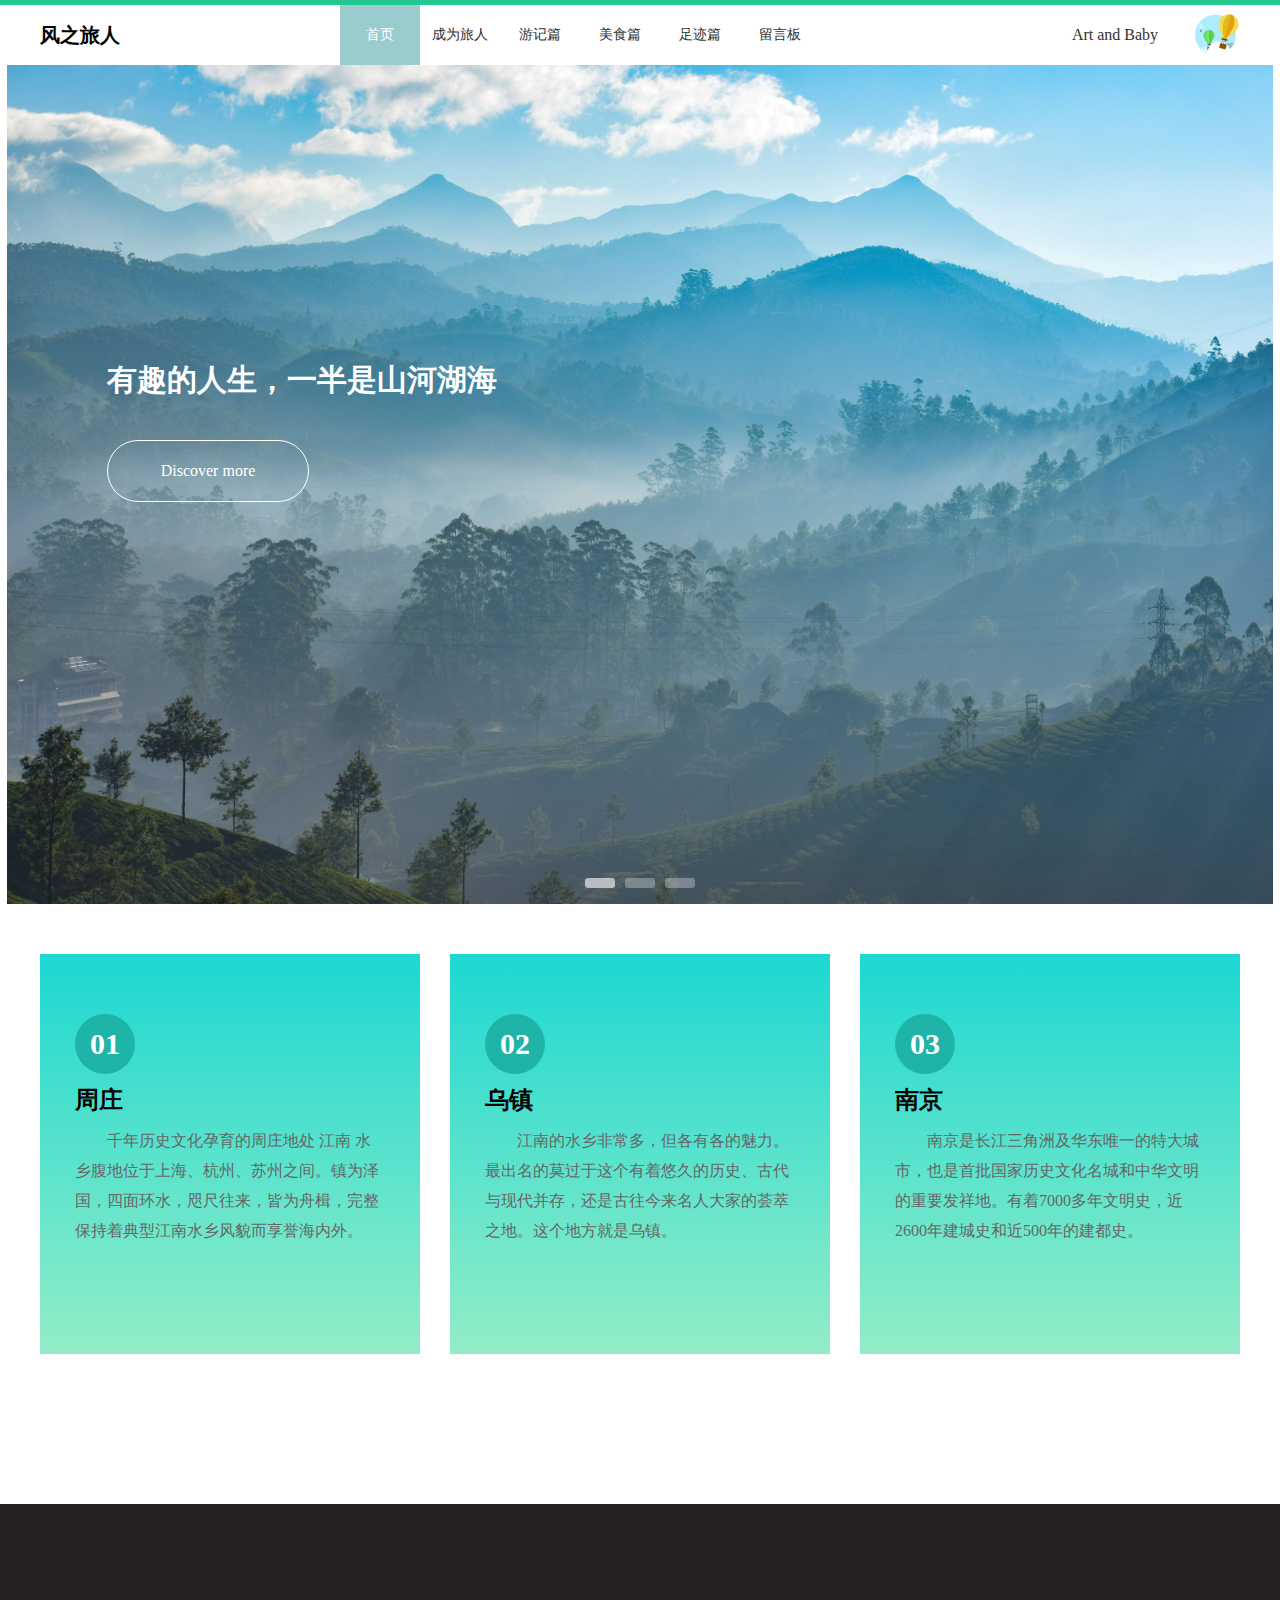
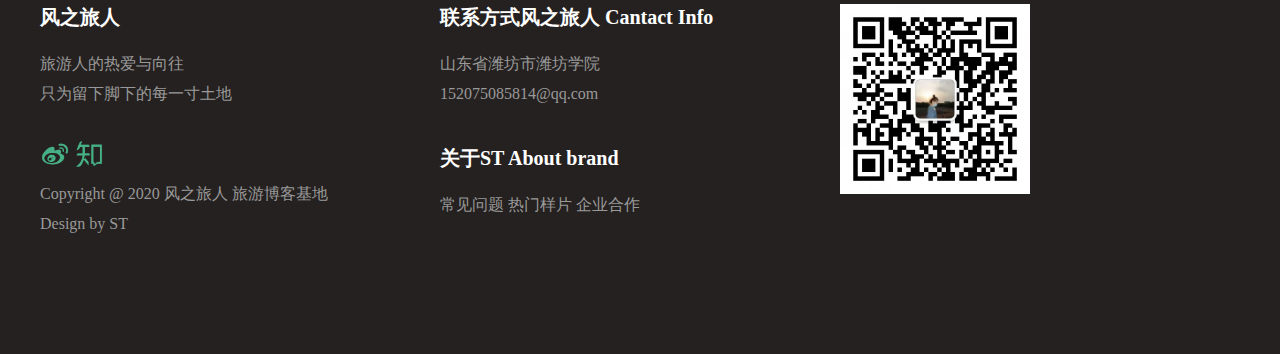
<file: index.html>
<!DOCTYPE html>
<html lang="ch">
<head>
    <meta charset="UTF-8">
    <meta http-equiv="X-UA-Compatible" content="IE=edge">
    <meta name="viewport" content="width=device-width, initial-scale=1.0">
    <link rel="stylesheet" href="css/main.css" type="text/css">
    <link rel="stylesheet" href="css/index.css" type="text/css">
    <title>风之旅人</title>
</head>
<body>
    <div class="nav0">   
        <div class="nav">
            <div>风之旅人</div>
            <ul>
                <li><a href="#">首页</a></li>
                <li><a href="web/cwlr.html">成为旅人</a></li>
                <li><a href="web/yjp.html">游记篇</a></li>
                <li><a href="web/msp.html">美食篇</a></li>
                <li><a href="web/zjp.html">足迹篇</a></li>
                <li><a href="web/messageBoard.html">留言板</a></li>
            </ul>
            <img src="img/icon/旅行.png" width="50px" height="50px">
            <div>Art and Baby</div> 
        </div>
        <div class="c_float"></div>
    </div>
    <div class="banner0">
        <banner>
            <ul class="slides">
                <input type="radio" id="control-1" name="control" checked>
                <input type="radio" id="control-2" name="control">
                <input type="radio" id="control-3" name="control">
                <li class="slide">
                    <span>有趣的人生，一半是山河湖海</span>
                    <a href="https://www.pexels.com/zh-cn/" target="_blank">Discover more</a>
                </li>
                <li class="slide">
                    <span>人生如逆旅，你我皆行人</span>
                    <a href="https://pixabay.com/" target="_blank">Enjoy service</a>
                </li>
                <li class="slide">
                    <span>从城市出发，我奔向你而来</span>
                    <a href="https://unsplash.com/" target="_blank">Let's chat</a>
                </li>
                <div class="controls-visible">
                    <label for="control-1"></label>
                    <label for="control-2"></label>
                    <label for="control-3"></label>
                </div>
            </ul>
        </banner>
    </div>
    <div class="content">
        <div id="introduce">
            <div>
                <span>01</span>
                <h2>周庄</h2>
                <p>
                    千年历史文化孕育的周庄地处 江南 水乡腹地位于上海、杭州、苏州之间。镇为泽国，四面环水，咫尺往来，皆为舟楫，完整保持着典型江南水乡风貌而享誉海内外。
                </p>
            </div>
            <div>
                <span>02</span>
                <h2>乌镇</h2>
                <p>
                    江南的水乡非常多，但各有各的魅力。最出名的莫过于这个有着悠久的历史、古代与现代并存，还是古往今来名人大家的荟萃之地。这个地方就是乌镇。
                </p>
            </div>
            <div>
                <span>03</span>
                <h2>南京</h2>
                <p>
                    南京是长江三角洲及华东唯一的特大城市，也是首批国家历史文化名城和中华文明的重要发祥地。有着7000多年文明史，近2600年建城史和近500年的建都史。
                </p>
            </div>
        </div>
    </div>
    
    
    <div class="footer0">
        <div class="footer">
            <div class="footer_left">
                <span>风之旅人</span><br><br>
                <p>旅游人的热爱与向往</p>
                <p>只为留下脚下的每一寸土地</p>
                <a href="https://weibo.com/u/5898655491"><img src="img/icon/微博.png"></a>
                <a href="https://www.zhihu.com/people/mu-gen-80-71"><img src="img/icon/知乎.png"></a>
                <p>Copyright @ 2020 风之旅人 旅游博客基地</p>
                <p>Design by ST</p>
            </div>
            <div class="footer_center">
                <span>联系方式风之旅人 Cantact Info</span><br><br>
                <p>山东省潍坊市潍坊学院</p>
                <a href="mailto:1125840119@qq.com">152075085814@qq.com</a><br><br><br>
                <span>关于ST About brand</span><br><br>
                <p>常见问题 热门样片 企业合作</p>
            </div><div class="footer_right"></div>
        </div>
    </div>
</body>
</html>
</file>
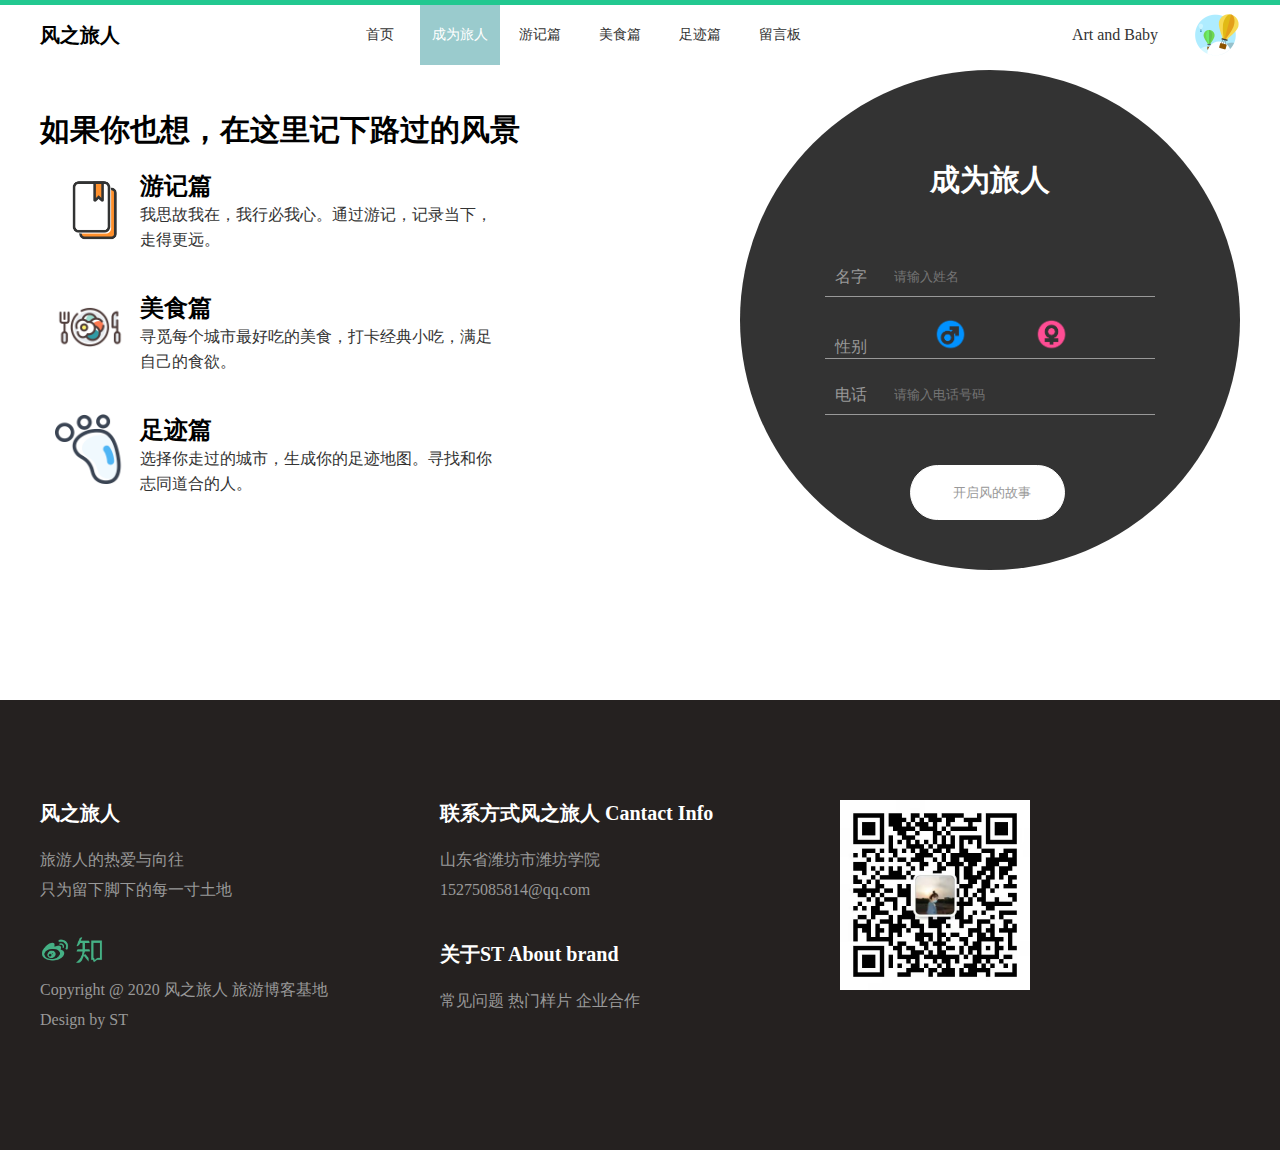
<file: web/cwlr.html>
<!DOCTYPE html>
<html lang="ch">
<head>
    <meta charset="UTF-8">
    <meta http-equiv="X-UA-Compatible" content="IE=edge">
    <meta name="viewport" content="width=device-width, initial-scale=1.0">
    <link rel="stylesheet" href="../css/main.css" type="text/css">
    <link rel="stylesheet" href="../css/cwlr.css" type="text/css">
    <title>风之旅人——成为旅人</title>
</head>
<body>
    <div class="nav0">   
        <div class="nav">
            <div>风之旅人</div>
            <ul>
                <li><a href="../index.html">首页</a></li>
                <li><a href="#">成为旅人</a></li>
                <li><a href="yjp.html">游记篇</a></li>
                <li><a href="msp.html">美食篇</a></li>
                <li><a href="zjp.html">足迹篇</a></li>
                <li><a href="messageBoard.html">留言板</a></li>
            </ul>
            <img src="../img/icon/旅行.png" width="50px" height="50px">
            <div>Art and Baby</div> 
        </div>
        <div class="c_float"></div>
    </div>
    <div id="cwlr">
        <div class="cwlr_left">
            <span>如果你也想，在这里记下路过的风景</span>
            <ul>
                <li>
                    <h2>游记篇</h2>
                    <p>我思故我在，我行必我心。通过游记，记录当下，<br>走得更远。</p>
                </li>
                <li>
                    <h2>美食篇</h2>
                    <p>寻觅每个城市最好吃的美食，打卡经典小吃，满足<br>自己的食欲。</p>
                </li>
                <li>
                   <h2>足迹篇</h2>
                   <p>选择你走过的城市，生成你的足迹地图。寻找和你<br>志同道合的人。</p>
                </li>
            </ul>
        </div>
        <div  class="cwlr_right">
            <form action="#" method="get">
                <span>成为旅人</span>
                <div>
                    名字 <input type="text" name="name" size="30" placeholder="请输入姓名" required>
                </div>
                <div>
                    性别 &nbsp;&nbsp;
                    <input type="radio" name="gender" value="male" id="male" checked>
                    <label for="male">
                        <img src="../img/icon/男.png">
                    </label>&nbsp;&nbsp;    
                    <input type="radio" name="gender" value="female" id="female">
                    <label for="female">
                        <img src="../img/icon/女.png">
                    </label>
                </div>
                <div>
                    电话 <input type="tel" size="30" name="tel" pattern="^[1][35789][0-9]{9}$" placeholder="请输入电话号码" required>
                </div>
                <input type="submit" value="开启风的故事">
            </form>
        </div>
        <div></div>
    </div>
    <div class="footer0">
        <div class="footer">
            <div class="footer_left">
                <span>风之旅人</span><br><br>
                <p>旅游人的热爱与向往</p>
                <p>只为留下脚下的每一寸土地</p>
                <a href="https://weibo.com/6636593596/fans?rightmod=1&wvr=6"><img src="../img/icon/微博.png"></a>
                <a href="https://www.zhihu.com/people/deng-hui-jiu-shui-91"><img src="../img/icon/知乎.png"></a>
                <p>Copyright @ 2020 风之旅人 旅游博客基地</p>
                <p>Design by ST</p>
            </div>
            <div class="footer_center">
                <span>联系方式风之旅人 Cantact Info</span><br><br>
                <p>山东省潍坊市潍坊学院</p>
                <a href="mailto:1125840119@qq.com">15275085814@qq.com</a><br><br><br>
                <span>关于ST About brand</span><br><br>
                <p>常见问题 热门样片 企业合作</p>
            </div><div class="footer_right"></div>
        </div>
    </div>
</body>
</html>
</file>
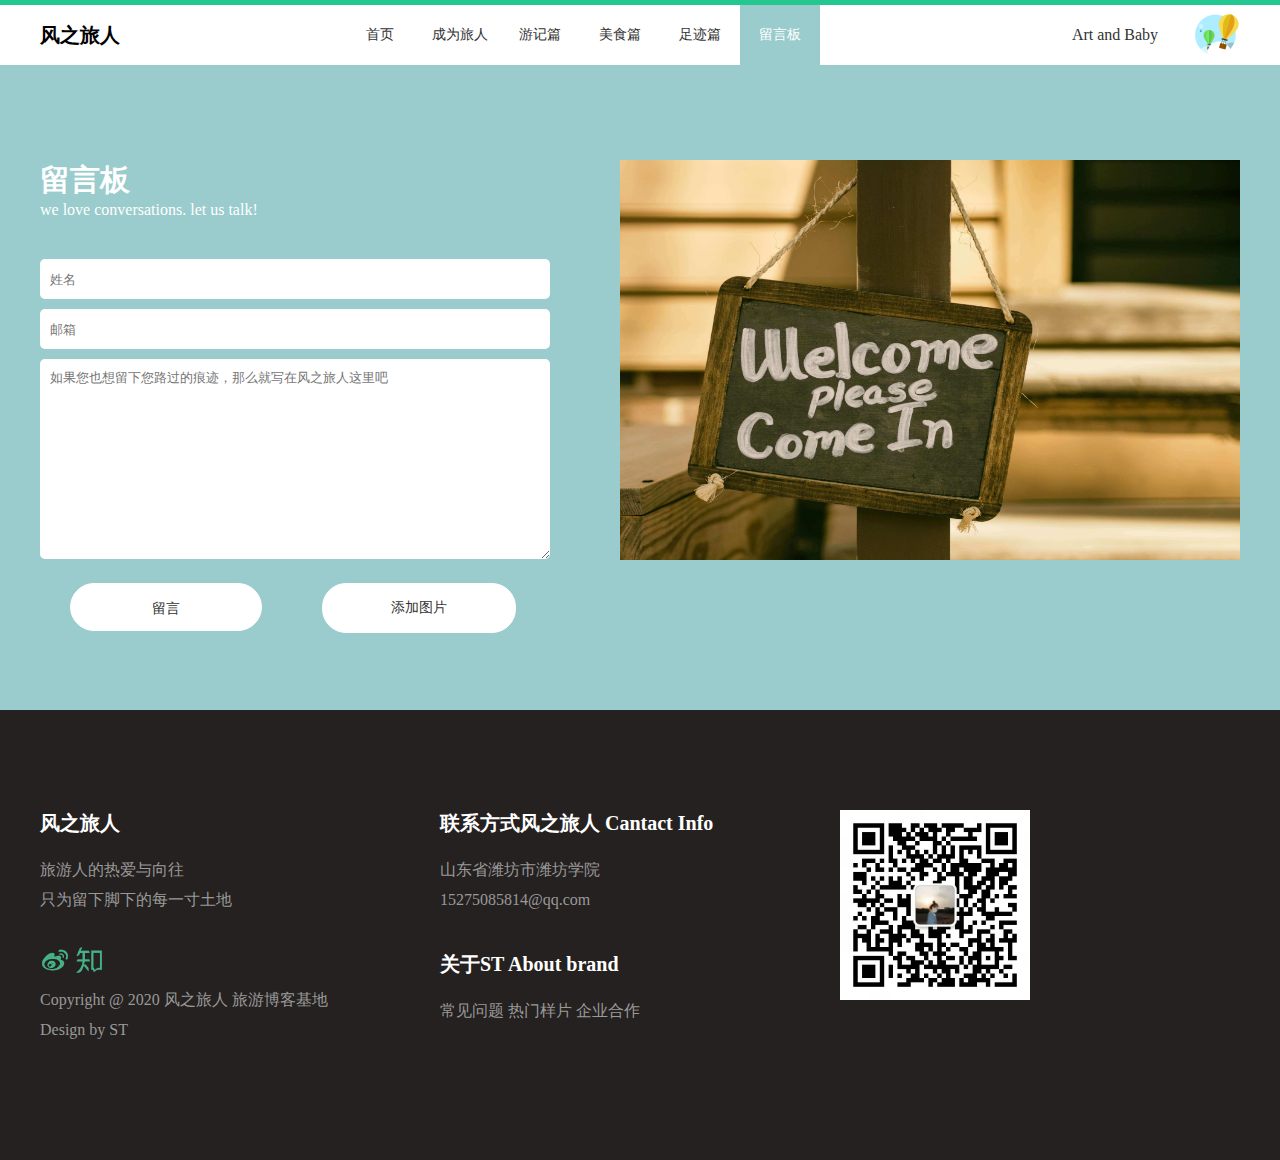
<file: web/messageBoard.html>
<!DOCTYPE html>
<html lang="ch">
<head>
    <meta charset="UTF-8">
    <meta http-equiv="X-UA-Compatible" content="IE=edge">
    <meta name="viewport" content="width=device-width, initial-scale=1.0">
    <link rel="stylesheet" href="../css/main.css" type="text/css">
    <link rel="stylesheet" href="../css/messageBoard.css" type="text/css">
    <title>风之旅人——留言板</title>
</head>
<body>
    <div class="nav0">   
        <div class="nav">
            <div>风之旅人</div>
            <ul>
                <li><a href="../index.html">首页</a></li>
                <li><a href="cwlr.html">成为旅人</a></li>
                <li><a href="yjp.html">游记篇</a></li>
                <li><a href="msp.html">美食篇</a></li>
                <li><a href="zjp.html">足迹篇</a></li>
                <li><a href="#">留言板</a></li>
            </ul>
            <img src="../img/icon/旅行.png" width="50px" height="50px">
            <div>Art and Baby</div> 
        </div>
        <div class="c_float"></div>
    </div>

    <div id="messageBoard">
        <div>
            <span>留言板</span>
            <p>we love conversations. let us talk!</p>
            <form action="#">
                <input type="text" name="name" placeholder="姓名" required><br>
                <input type="email" name="email" placeholder="邮箱" required><br>
                <textarea placeholder="如果您也想留下您路过的痕迹，那么就写在风之旅人这里吧" required></textarea><br>
                <input type="submit" value="留言">
                <input type="file" name="pic" id="sub_pic">
                <label for="sub_pic"><div>添加图片</div></label>
            </form>
        </div>
    </div>
    
    <div class="footer0">
        <div class="footer">
            <div class="footer_left">
                <span>风之旅人</span><br><br>
                <p>旅游人的热爱与向往</p>
                <p>只为留下脚下的每一寸土地</p>
                <a href="https://weibo.com/6636593596/fans?rightmod=1&wvr=6"><img src="../img/icon/微博.png"></a>
                <a href="https://www.zhihu.com/people/deng-hui-jiu-shui-91"><img src="../img/icon/知乎.png"></a>
                <p>Copyright @ 2020 风之旅人 旅游博客基地</p>
                <p>Design by ST</p>
            </div>
            <div class="footer_center">
                <span>联系方式风之旅人 Cantact Info</span><br><br>
                <p>山东省潍坊市潍坊学院</p>
                <a href="mailto:1125840119@qq.com">15275085814@qq.com</a><br><br><br>
                <span>关于ST About brand</span><br><br>
                <p>常见问题 热门样片 企业合作</p>
            </div><div class="footer_right"></div>
        </div>
    </div>
</body>
</html>
</file>
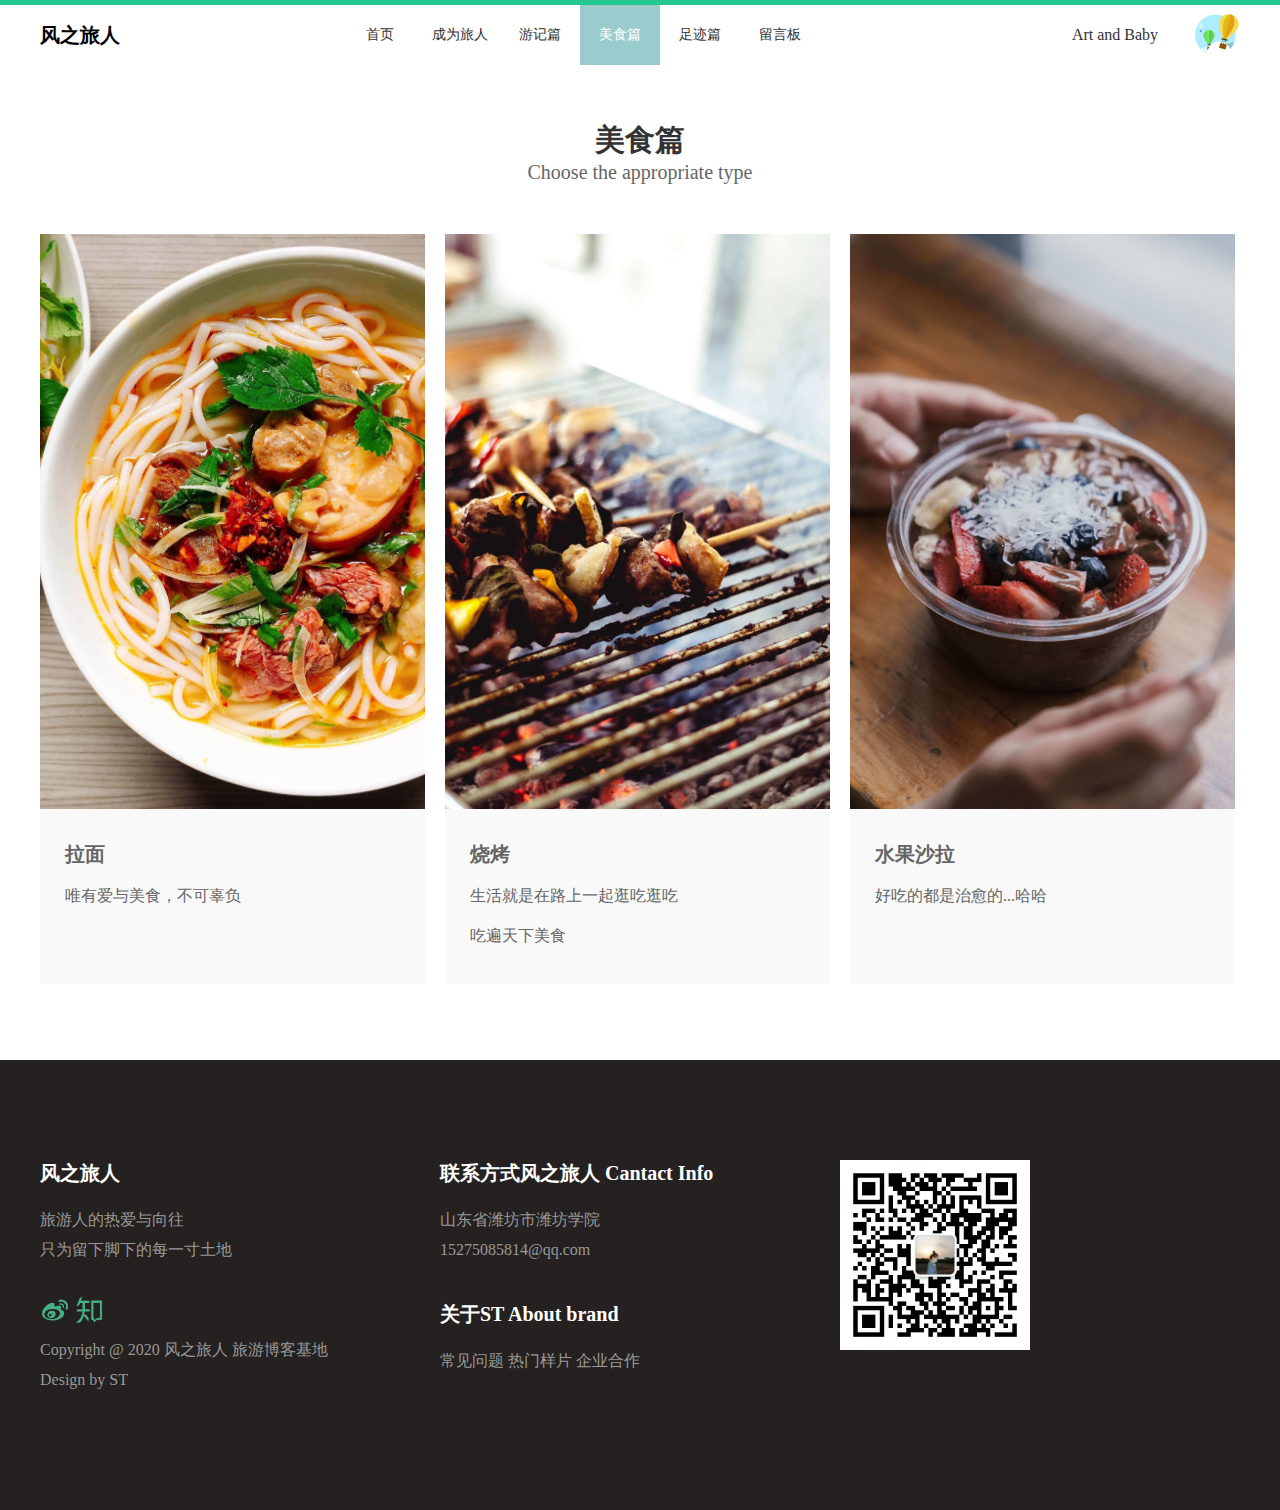
<file: web/msp.html>
<!DOCTYPE html>
<html lang="ch">
<head>
    <meta charset="UTF-8">
    <meta http-equiv="X-UA-Compatible" content="IE=edge">
    <meta name="viewport" content="width=device-width, initial-scale=1.0">
    <link rel="stylesheet" href="../css/main.css" type="text/css">
    <link rel="stylesheet" href="../css/msp.css" type="text/css">
    <script type="text/javascript" src="../js/drag_msp.js"></script>
    <title>风之旅人——美食篇</title>
</head>
<body>
    <div class="nav0">   
        <div class="nav">
            <div>风之旅人</div>
            <ul>
                <li><a href="../index.html">首页</a></li>
                <li><a href="cwlr.html">成为旅人</a></li>
                <li><a href="yjp.html">游记篇</a></li>
                <li><a href="#">美食篇</a></li>
                <li><a href="zjp.html">足迹篇</a></li>
                <li><a href="messageBoard.html">留言板</a></li>
            </ul>
            <img src="../img/icon/旅行.png" width="50px" height="50px">
            <div>Art and Baby</div> 
        </div>
        <div class="c_float"></div>
    </div>

    <div id="msp">
        <h2>美食篇</h2>
        <span>Choose the appropriate type</span>
        <div id="_outerDiv">
            <div id="_imageDiv" style="z-index:0; position:relative; top:0px; left:0px; width:3240px; height:850px;">
                <ul id="_imageObj">
                    <li>
                        <div>
                            <div class="msp_p"></div>
                            <div>
                                <span>拉面</span><br>
                                <p>唯有爱与美食，不可辜负</p>
                            </div>
                        </div>
                    </li>
                    <li>
                        <div>
                            <div class="msp_p"></div>
                            <div>
                                <span>烧烤</span><br>
                                <p>生活就是在路上一起逛吃逛吃<br>吃遍天下美食</p>
                            </div>
                        </div>
                    </li>
                    <li>
                        <div>
                            <div class="msp_p"></div>
                            <div>
                                <span>水果沙拉</span><br>
                                <p>好吃的都是治愈的...哈哈</p>
                            </div>
                        </div>
                    </li>
                    <li>
                        <div>
                            <div class="msp_p"></div>
                            <div>
                                <span>去野餐</span><br>
                                <p>出门野餐，感受自然，阳光润面，生活惬意</p>
                            </div>
                        </div>
                    </li>
                    <li>
                        <div>
                            <div class="msp_p"></div>
                            <div>
                                <span>面包</span><br>
                                <p>小小的，外表看起来不大好看，<br>但其实里面内有乾坤</p>
                            </div>
                        </div>
                    </li>
                    <li>
                        <div>
                            <div class="msp_p"></div>
                            <div>
                                <span>冰激凌</span><br>
                                <p>听说冰激凌和夏天最般配哦！</p>
                            </div>
                        </div>
                    </li>
                    <li>
                        <div>
                            <div class="msp_p"></div>
                            <div>
                                <span>咖啡</span><br>
                                <p>咖啡醇香，却又苦涩；<br>牛奶丝滑，却又无味。</p>
                            </div>
                        </div>
                    </li>
                    <li>
                        <div>
                            <div class="msp_p"></div>
                            <div>
                                <span>肉丸</span><br>
                                <p>饭否 饭否<br>应是肉丸依旧</p>
                            </div>
                        </div>
                    </li>
                </ul>
            </div>
        </div>
    </div>

    <div class="footer0">
        <div class="footer">
            <div class="footer_left">
                <span>风之旅人</span><br><br>
                <p>旅游人的热爱与向往</p>
                <p>只为留下脚下的每一寸土地</p>
                <a href="https://weibo.com/6636593596/fans?rightmod=1&wvr=6"><img src="../img/icon/微博.png"></a>
                <a href="https://www.zhihu.com/people/deng-hui-jiu-shui-91"><img src="../img/icon/知乎.png"></a>
                <p>Copyright @ 2020 风之旅人 旅游博客基地</p>
                <p>Design by ST</p>
            </div>
            <div class="footer_center">
                <span>联系方式风之旅人 Cantact Info</span><br><br>
                <p>山东省潍坊市潍坊学院</p>
                <a href="mailto:1125840119@qq.com">15275085814@qq.com</a><br><br><br>
                <span>关于ST About brand</span><br><br>
                <p>常见问题 热门样片 企业合作</p>
            </div><div class="footer_right"></div>
        </div>
    </div>
</body>
</html>
</file>
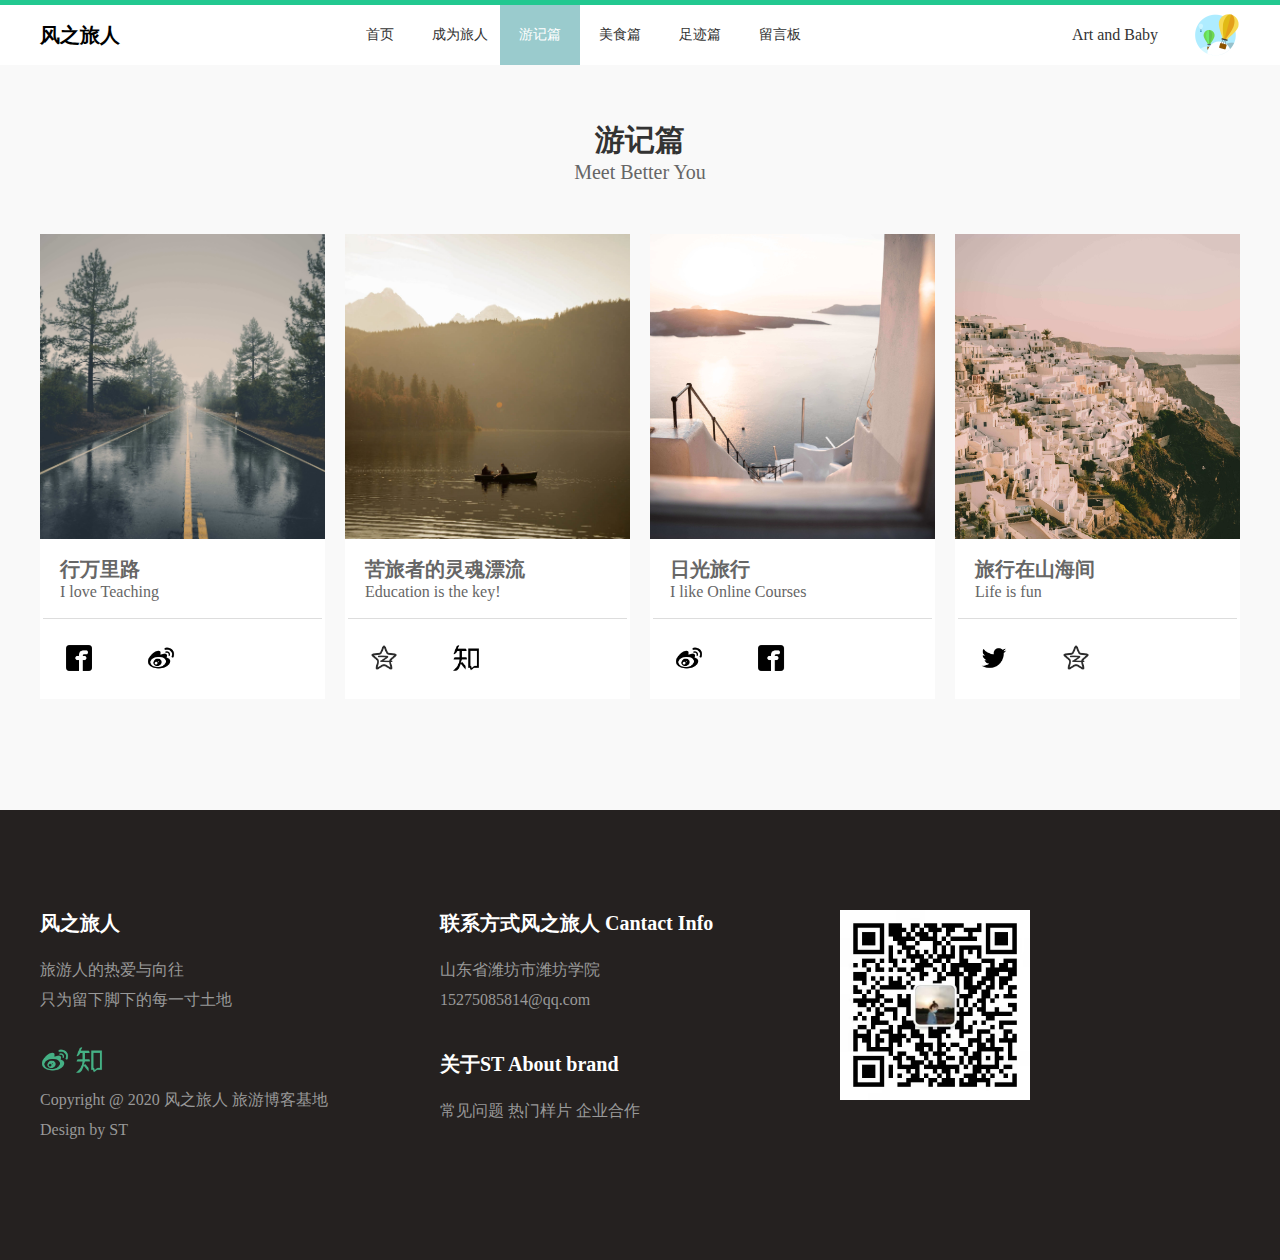
<file: web/yjp.html>
<!DOCTYPE html>
<html lang="ch">
<head>
    <meta charset="UTF-8">
    <meta http-equiv="X-UA-Compatible" content="IE=edge">
    <meta name="viewport" content="width=device-width, initial-scale=1.0">
    <link rel="stylesheet" href="../css/main.css">
    <link rel="stylesheet" href="../css/yjp.css">
    <title>风之旅人——游记篇</title>
</head>
<body>
    <div class="nav0">   
        <div class="nav">
            <div>风之旅人</div>
            <ul>
                <li><a href="../index.html">首页</a></li>
                <li><a href="cwlr.html">成为旅人</a></li>
                <li><a href="#">游记篇</a></li>
                <li><a href="msp.html">美食篇</a></li>
                <li><a href="zjp.html">足迹篇</a></li>
                <li><a href="messageBoard.html">留言板</a></li>
            </ul>
            <img src="../img/icon/旅行.png" width="50px" height="50px">
            <div>Art and Baby</div> 
        </div>
        <div class="c_float"></div>
    </div>
    <div id="yjp">
        <h2>游记篇</h2>
        <span>Meet Better You</span>
        <ul>
            <li>
                <div>
                    <div class="yjp_p"></div>
                    <div>
                        <span>行万里路</span><br>
                        <span>I love Teaching</span>
                    </div>
                </div>
                <div>
                    <a href="https://www.facebook.com" target="_blank"><img src="../img/icon/facebook.png"></a>
                    <a href="https://weibo.com/" target="_blank"><img src="../img/icon/微博.png"></a>
                </div>
            </li>
            <li>
                <div>
                    <div class="yjp_p"></div>
                    <div>
                        <span>苦旅者的灵魂漂流</span><br>
                        <span>Education is the key!</span>
                    </div>
                </div>
                <div>
                    <a href="https://qzone.qq.com/" target="_blank"><img src="../img/icon/QQ空间.png"></a>
                    <a href="https://www.zhihu.com/" target="_blank"><img src="../img/icon/知乎.png"></a>
                </div>
            </li>
            <li>
                <div>
                    <div class="yjp_p"></div>
                    <div>
                        <span>日光旅行</span><br>
                        <span>I like Online Courses</span>
                    </div>
                </div>
                <div>
                    <a href="https://weibo.com/" target="_blank"><img src="../img/icon/微博.png"></a>
                    <a href="https://www.facebook.com" target="_blank"><img src="../img/icon/facebook.png"></a>
                </div>
            </li>
            <li>
                <div>
                    <div class="yjp_p"></div>
                    <div>
                        <span>旅行在山海间</span><br>
                        <span>Life is fun</span>
                    </div>
                </div>
                <div>
                    <a href="http://www.twitter.com/" target="_blank"><img src="../img/icon/推特.png"></a>
                    <a href="https://qzone.qq.com/" target="_blank"><img src="../img/icon/QQ空间.png"></a>
                </div>
            </li>
        </ul>
    </div>
    <div class="footer0">
        <div class="footer">
            <div class="footer_left">
                <span>风之旅人</span><br><br>
                <p>旅游人的热爱与向往</p>
                <p>只为留下脚下的每一寸土地</p>
                <a href="https://weibo.com/6636593596/fans?rightmod=1&wvr=6"><img src="../img/icon/微博.png"></a>
                <a href="https://www.zhihu.com/people/deng-hui-jiu-shui-91"><img src="../img/icon/知乎.png"></a>
                <p>Copyright @ 2020 风之旅人 旅游博客基地</p>
                <p>Design by ST</p>
            </div>
            <div class="footer_center">
                <span>联系方式风之旅人 Cantact Info</span><br><br>
                <p>山东省潍坊市潍坊学院</p>
                <a href="mailto:1125840119@qq.com">15275085814@qq.com</a><br><br><br>
                <span>关于ST About brand</span><br><br>
                <p>常见问题 热门样片 企业合作</p>
            </div><div class="footer_right"></div>
        </div>
    </div>
</body>
</html>
</file>
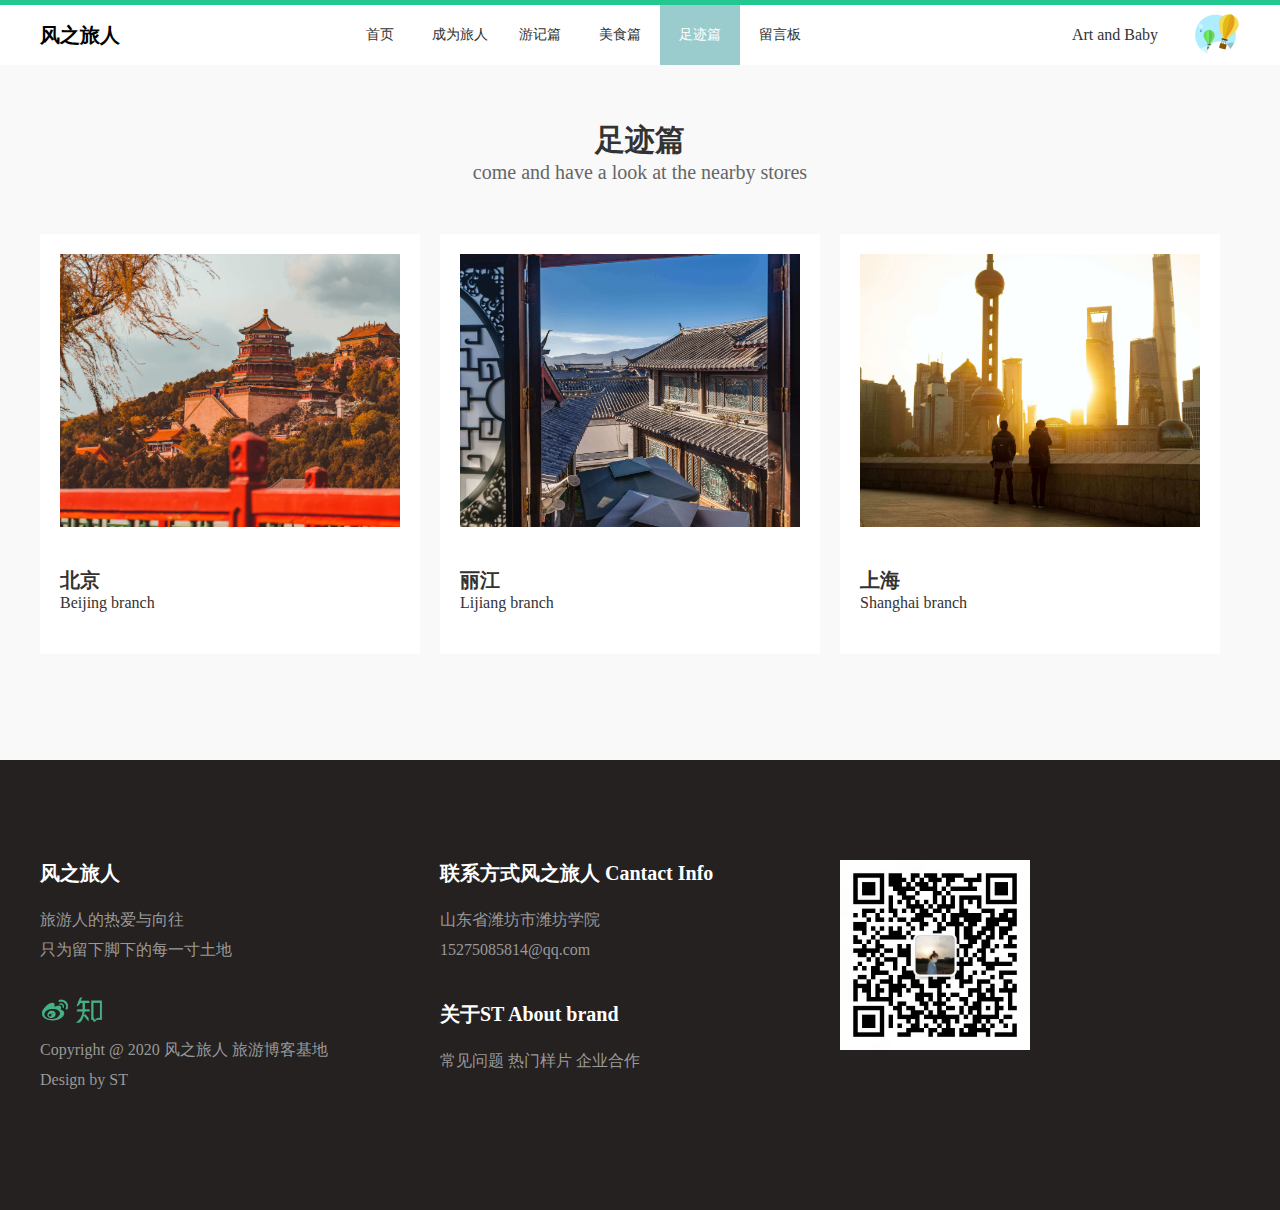
<file: web/zjp.html>
<!DOCTYPE html>
<html lang="ch">
<head>
    <meta charset="UTF-8">
    <meta http-equiv="X-UA-Compatible" content="IE=edge">
    <meta name="viewport" content="width=device-width, initial-scale=1.0">
    <link rel="stylesheet" href="../css/main.css" type="text/css">
    <link rel="stylesheet" href="../css/zjp.css" type="text/css">
    <script type="text/javascript" src="../js/drag_zjp.js"></script>
    <title>风之旅人——足迹篇</title>
</head>
<body>
    <div class="nav0">   
        <div class="nav">
            <div>风之旅人</div>
            <ul>
                <li><a href="../index.html">首页</a></li>
                <li><a href="cwlr.html">成为旅人</a></li>
                <li><a href="yjp.html">游记篇</a></li>
                <li><a href="msp.html">美食篇</a></li>
                <li><a href="#">足迹篇</a></li>
                <li><a href="messageBoard.html">留言板</a></li>
            </ul>
            <img src="../img/icon/旅行.png" width="50px" height="50px">
            <div>Art and Baby</div> 
        </div>
        <div class="c_float"></div>
    </div>

    <div id="zjp">
        <h2>足迹篇</h2>
        <span>come and have a look at the nearby stores</span>
        <div id="_outerDiv">
            <div id="_imageDiv" style="z-index:0; position:relative; top:0px; left:0px; width:2400px; height:420px;">
                <ul id="_imageObj">
                    <li>
                        <div>
                            <div class="zjp_p"></div>
                            <div>
                                <span>北京</span><br>
                                <p>Beijing branch</p>
                            </div>
                        </div>
                    </li>
                    <li>
                        <div>
                            <div class="zjp_p"></div>
                            <div>
                                <span>丽江</span><br>
                                <p>Lijiang branch</p>
                            </div>
                        </div>
                    </li>
                    <li>
                        <div>
                            <div class="zjp_p"></div>
                            <div>
                                <span>上海</span><br>
                                <p>Shanghai branch</p>
                            </div>
                        </div>
                    </li>
                    <li>
                        <div>
                            <div class="zjp_p"></div>
                            <div>
                                <span>南京</span><br>
                                <p>Nanjing branch</p>
                            </div>
                        </div>
                    </li>
                    <li>
                        <div>
                            <div class="zjp_p"></div>
                            <div>
                                <span>济南</span><br>
                                <p>Jinan branch</p>
                            </div>
                        </div>
                    </li>
                </ul>
            </div>
        </div>
    </div>

    <div class="footer0">
        <div class="footer">
            <div class="footer_left">
                <span>风之旅人</span><br><br>
                <p>旅游人的热爱与向往</p>
                <p>只为留下脚下的每一寸土地</p>
                <a href="https://weibo.com/6636593596/fans?rightmod=1&wvr=6"><img src="../img/icon/微博.png"></a>
                <a href="https://www.zhihu.com/people/deng-hui-jiu-shui-91"><img src="../img/icon/知乎.png"></a>
                <p>Copyright @ 2020 风之旅人 旅游博客基地</p>
                <p>Design by ST</p>
            </div>
            <div class="footer_center">
                <span>联系方式风之旅人 Cantact Info</span><br><br>
                <p>山东省潍坊市潍坊学院</p>
                <a href="mailto:1125840119@qq.com">15275085814@qq.com</a><br><br><br>
                <span>关于ST About brand</span><br><br>
                <p>常见问题 热门样片 企业合作</p>
            </div><div class="footer_right"></div>
        </div>
    </div>
</body>
</html>
</file>
<file: css/main.css>
/*全局样式*/
*{                      
    margin: 0;
    padding: 0;
    list-style: none;
    text-decoration: none;
    text-decoration: none;
}
body{
    background-color: #fff;
}

/*导航栏样式*/
.nav0{            
    width: 100%;
    height: 60px;
    position: fixed;
    border-top: 5px solid #22c890;
    background-color: #fff;
    z-index: 3;
}
.c_flota{
    clear: both;
}
.nav{
    margin: 0 auto;
    width: 1200px;
    height: inherit;
}
.nav div:nth-of-type(1){
    float: left;
    width: 300px;
    margin: 0px;
    height: inherit;
    text-align: left;
    line-height: 60px;
    font-family: "微软雅黑";
    font-weight: bold;
    font-size: 20px;
}
.nav ul{
    width: 480px;
    height: inherit;
    float: left;
}
.nav ul li{
    width: 80px;
    float: left;
    text-align: center;
    list-style: none;
    height: inherit;
    line-height: 60px;
    color: #666;
    font-size: 14px;
}
.nav ul li a{
    display: block;
    width: inherit;
    height: inherit;
    transition: all ease-in-out 0.44s;
}
.nav ul li a:link,.nav ul li a:visited{
    text-decoration: none;
    color: #333;
}
.nav ul li a:hover{
    text-decoration: none;
    color: #fff;
    background-color: #9ACBCD;
}
.nav div:nth-of-type(2){
    width: 150px;
    height: inherit;
    line-height: 60px;
    color: #333;
    text-align: center;
    float: right;
}
.nav img{
    padding: 5px 0px;
    float: right;
}

.nav ul li a[href="#"]{
    background-color: #9ACBCD;
    color: #fff;
}

/* footer样式 */
.footer0{
    width: 100%;
    height: 450px;
    background-color: #252120;
    overflow: hidden;
}

.footer{
    width: 1200px;
    height: 200px;
    margin: 100px auto;
    color: #999;
}

.footer_left{
    width: 400px;
    float: left;
}

.footer_center{
    width: 400px;
    float: left;
}

.footer_right{
    width: 50px;
    height: 50px;
    float: left;
}

.footer span{
    font-size: 20px;
    font-weight: bold;
    color: #fff;
}

.footer p{
    line-height: 30px;
}

.footer img{
    width: 30px;
    height: 30px;
    margin-top: 30px;
    filter: invert(58%) sepia(29%) saturate(739%) hue-rotate(104deg) brightness(98%) contrast(87%);
}

.footer a,.footer a:hover{
    color: #999;
    line-height: 30px;
}

.footer_right{
    width: 190px;
    height: 190px;
    background-size: cover;
    background-image: url(../img/二维码.png);  
}
</file>
<file: css/index.css>
/*轮播图样式*/
banner{                    
    display: flex;
    justify-content: center;
    align-items: center;
    padding-top: 60px;
}

.banner0{
    width: 100%;
}

ul.slides{
    width: 1266px;
    height: 844px;
    position: relative;
    list-style: none;
    background-color: #eee;
    overflow: hidden;
}
li.slide{
    margin: 0;
    padding: 0;
    width: inherit;
    height: inherit;
    position: absolute;
    top: 0;
    left: 0;
    display: flex;
    justify-content: center;
    align-items: center;
    transition: .5s transform ease-in-out;
    padding-bottom: 75%;
    background-size: contain;
}
li.slide:nth-of-type(1){
    background-image: url(../img/banner1.jpg);
    left: 0%;
}
li.slide:nth-of-type(2){
    background-image: url(../img/banner2.jpg);
    left: 100%;
}
li.slide:nth-of-type(3){
    background-image: url(../img/banner3.jpg);
    left: 200%;
}

li.slide span{
    position: absolute;
    color: #fff;
    font-size: 30px;
    font-family: "黑体";
    font-weight: bold;
}

li.slide a{
    display: block;
    width: 200px;
    height: 60px;
    color: #fff;
    background-color: rgba(255, 255, 255, 0);
    border-radius: 50px;
    border: 1px solid #fff;
    text-align: center;
    line-height: 60px;
    position: absolute;
    transition: all ease-in-out 0.5s;
}

li.slide a:hover{
    background-color: #fff;
    color: #000;
}

li.slide:nth-of-type(1) a{
    top: 380px;
    left: 100px;
}

li.slide:nth-of-type(1) span{
    top: 300px;
    left: 100px;
}

li.slide:nth-of-type(2) a{
    top: 500px;
    left: 200px;
}

li.slide:nth-of-type(2) span{
    top: 400px;
    left: 200px;
}

li.slide:nth-of-type(3) a{
    top: 220px;
    left: 610px;
}

li.slide:nth-of-type(3) span{
    top: 150px;
    left: auto;
}

.slides input[type="radio"]{
    position: relative;
    z-index: 100;
    display: none;
}
.controls-visible{
    position: absolute;
    width: 100%;
    bottom: 12px;
    text-align: center;
}
.controls-visible label{
    cursor: pointer;
    display: inline-block;
    width: 30px;
    height: 10px;
    border-radius: 3px;
    background-color: rgba(255, 255, 255, 0.3);
    margin: 0 3px;
}

.slides input[type="radio"]:nth-of-type(1):checked ~
.controls-visible label:nth-of-type(1){
    background-color: rgba(255, 255, 255, 0.6);
}

.slides input[type="radio"]:nth-of-type(2):checked ~
.controls-visible label:nth-of-type(2){
    background-color: rgba(255, 255, 255, 0.6);
}

.slides input[type="radio"]:nth-of-type(3):checked ~
.controls-visible label:nth-of-type(3){
    background-color: rgba(255, 255, 255, 0.6);
}

.slides input[type="radio"]:nth-of-type(1):checked ~
.slide{
    transform: translatex(0%);
}

.slides input[type="radio"]:nth-of-type(2):checked ~
.slide{
    transform: translatex(-100%);
}

.slides input[type="radio"]:nth-of-type(3):checked ~
.slide{
    transform: translatex(-200%);
}

/* 主体内容的样式 */
.content{
    width: 1200px;
    margin: 0px auto;
}

/*介绍样式*/
#introduce{                     
    width: 100%;
    height: 400px;
    margin: 50px auto 150px;
    position: relative;
}

#introduce div{
    background: linear-gradient(to bottom, #1CD8D2, #93EDC7);
    width: 380px;
    height: inherit;
    float: left;
    margin-right:30px;
    padding: 60px 35px;
    box-sizing: border-box;
}

#introduce div:last-child{
    float: right;
    margin-right: 0px;
}

#introduce div span{
    display: block;
    width: 60px;
    height: 60px;
    font-size: 30px;
    color:#fff;
    text-align: center;
    line-height: 60px;
    font-family: "黑体";
    font-weight: bold;
    border-radius: 50%;
    background-color: #1fb4a8;
}

#introduce div h2{
    margin: 10px 0px;
}

#introduce div p{
    text-indent: 2em;
    color: #666;
    line-height: 30px;
}
</file>
<file: css/cwlr.css>
/* 成为旅人样式 */
#cwlr{
    width: 1200px;
    background-color: #fff;   
    margin: 0px auto 100px;
    padding-top: 100px;
}

#cwlr div:last-of-type{
    clear: both;
}

    /* 成为旅人左侧 */
.cwlr_left{
    float: left;
    width: 700px;
    height: 500px;
}

.cwlr_left span{
    font-size: 30px;
    line-height: 60px;
    padding: 10px 0px;
    font-weight: bolder;
}

.cwlr_left ul{
    padding: 10px 0px;
    box-sizing: border-box;
}

.cwlr_left ul li{
    padding-left: 100px;
}

.cwlr_left ul li:nth-of-type(1){
    background: url(../img/icon/游记.png) no-repeat 15px 0px;
    background-size: 80px 80px;
}

.cwlr_left ul li:nth-of-type(2){
    background: url(../img/icon/美食.png) no-repeat 15px 0px;
    background-size: 70px 70px;
}

.cwlr_left ul li:nth-of-type(3){
    background: url(../img/icon/足迹.png) no-repeat 15px 0px;
    background-size: 70px 70px;
}

.cwlr_left ul li p{
    font-size: 16px;
    color: #333;
    padding-bottom: 40px;
    line-height: 25px;
}
    /* 成为旅人右侧 */
.cwlr_right{
    float: right;
    width: 500px;
    height: 500px;
    background-color: #333;    
    border-radius: 50%;
    margin-top: -30px;
}

.cwlr_right span{
    display: block;
    color: #fff;
    margin: 90px auto 60px;
    font-size: 30px;
    font-weight: bold;
    text-align: center;
}

.cwlr_right div{
    width: 320px;
    margin: 20px auto 10px;
    padding-left: 10px;
    color: #999;
    text-align: left;
    border-bottom: 1px solid #999;
}

.cwlr_right input{
    background-color: rgba(255, 255, 255, 0);
    border: 0px;
    height: 30px;
    color: #999;
    vertical-align: middle;
    margin-left: 15px;
    padding-left: 8px;
    border-radius: 5px;
    margin-bottom: 5px;
    transition: 0.5s;
}


.cwlr_right input:hover{
    background-color: rgba(99, 99, 99, 1);
    color: #fff;
}

.cwlr_right input[type="radio"]{
    display: none;
}

.cwlr_right label{
    width: 35px;
    height: 35px;
    padding-left: 50px;
}

.cwlr_right img{
    width: 35px;
    height: 35px;
    border-radius: 50%;
    transition: 0.5s;
}

.cwlr_right img:hover{
    background-color: rgba(99, 99, 99, 1);
}


.cwlr_right input[type="submit"]{
    width: 155px; 
    height: 55px;
    background-color: #fff;
    border: 1px solid #fff;
    border-radius: 28px;
    margin-top: 40px;
    margin-left: 170px;
    transition: 0.5s; 
}
.cwlr_right input[type="submit"]:hover{
    background-color:rgba(0 , 0 , 0 , 0);
    color: white;
    /* transition-timing-function: ease-in-out ; */
}
</file>
<file: css/messageBoard.css>
/* 留言板样式 */
#messageBoard{
    width: 100%;
    height: 650px;
    background: #9ACBCD;
    color: #fff;
    padding-top: 60px;
    overflow: hidden;
}

#messageBoard>div{
    width: 1200px;
    height: 480px;
    margin: 100px auto;
    background-image: url(../img/留言.jpg);
    background-size: 620px 400px;
    background-repeat: no-repeat;
    background-position-x: right;
    background-position-y: top;
    margin-top: 100px;
}

#messageBoard div span{
    font-size: 30px;
    font-weight: bold;
    padding-top: 30px;
}

#messageBoard form input[type="text"]{
    width: 500px;
    height: 40px;
    border: 0px;
    border-radius: 5px;
    margin-top: 40px;
    padding-left: 10px;
}

#messageBoard form input[type="email"]{
    width: 500px;
    height: 40px;
    border: 0px;
    border-radius: 5px;
    margin-top: 10px;
    padding-left: 10px;
}

#messageBoard form textarea{
    width: 490px;
    height: 180px;
    border: 0px;
    border-radius: 5px;
    margin-top: 10px;
    padding: 10px;   
    font-family: "微软雅黑";
}

#messageBoard form input[type="submit"],#messageBoard form label div{
    width: 192px;
    height: 48px;
    border: 1px solid #fff;
    color: #333;
    background-color: #fff;
    border-radius: 24px;
    margin: 20px 30px 0px 30px;
    text-align: center;
    line-height: 48px;
    font-size: 14px;
    float: left;
    transition:background-color ease-in-out 0.5s;
}

#messageBoard form input[type="submit"]:hover,
#messageBoard form label div:hover{
    color: #fff;
    background-color: rgba(255, 255, 255, 0);
}

#messageBoard form input[type="file"]{
    display: none;
}
</file>
<file: css/msp.css>
/* 美食篇样式 */
#msp{
    width: 100%;
    height: 1000px;
    padding-top: 60px;
    /* overflow: hidden; */
}

#_outerDiv{
    position:relative;
}

#msp h2{
    color: #333;
    font-size: 30px;
    text-align: center;
    padding-top: 60px;
}

#msp>span{
    display: block;
    width: 100%;
    color: #666;
    font-size: 20px;
    font-weight: lighter;
    text-align: center;
}

#msp>div{
    width: 1200px;
    height: 850px;
    overflow: hidden;
    margin: 0px auto;
    /* position: relative; */
}

#box{
    position: relative;
}

#msp ul{
    width: 3240px;
    height: 750px;
    margin: 50px auto;
    cursor: e-resize ;
    /* position: absolute; */
}

#msp ul li{
    width: 385px;
    height: 750px;
    float: left;
    background-color: #f9f9f9;
    margin-right: 20px;
}

.msp_p{
    width: 100%;
    height: 575px;
    background-size: cover;
    background-position-x: center;
}

li:nth-of-type(1) .msp_p{
    background-image: url(../img/拉面.jpg);
}

li:nth-of-type(2) .msp_p{
    background-image: url(../img/烧烤.jpg);
}

li:nth-of-type(3) .msp_p{
    background-image: url(../img/水果沙拉.jpg);
}

li:nth-of-type(4) .msp_p{
    background-image: url(../img/野餐.jpg);
}

li:nth-of-type(5) .msp_p{
    background-image: url(../img/面包.jpg);
}

li:nth-of-type(6) .msp_p{
    background-image: url(../img/冰激凌.jpg);
}

li:nth-of-type(7) .msp_p{
    background-image: url(../img/咖啡.jpg);
}

li:nth-of-type(8) .msp_p{
    background-image: url(../img/肉丸.jpg);
    background-position-x: left;
}

.msp_p~div{
    width: 335px;
    padding: 25px;
    color: #666;
    margin: 0px auto;
    line-height: 40px;
}

.msp_p~div span{
    font-size: 20px;
    font-weight: bold;
}
</file>
<file: css/yjp.css>
/* 游记篇样式 */
#yjp{
    width: 100%;
    height: 750px;
    background: #f9f9f9;
    overflow: hidden;
    padding-top: 60px;
}

#yjp h2{
    color: #333;
    font-size: 30px;
    text-align: center;
    padding-top: 60px;
}

#yjp>span{
    display: block;
    width: 100%;
    color: #666;
    font-size: 20px;
    font-weight: lighter;
    text-align: center;
}

#yjp ul{
    width: 1200px;
    margin: 50px auto 0px;
    overflow: hidden;
}

#yjp ul li{
    width: 285px;
    height: 465px;
    margin-right: 20px;
    background-color: #fff;
    float: left;
}

#yjp ul li:last-of-type{
    margin-right: 0px;
}

.yjp_p{                        /* 游记篇图片 */
    width: 100%;
    height: 305px;
    background-size: cover;
    background-position-x: center;
}

li:nth-of-type(1) .yjp_p{
    background-image: url(../img/旅行1.jpg);
}

li:nth-of-type(2) .yjp_p{
    background-image: url(../img/旅行2.jpg);
}

li:nth-of-type(3) .yjp_p{
    background-image: url(../img/旅行3.jpg);
}

li:nth-of-type(4) .yjp_p{
    background-image: url(../img/旅行4.jpg);
    background-position-y:center;
}

.yjp_p~div{             /* 游记篇底部文字 */
    width: 245px;
    padding: 17px;
    border-bottom: 1px solid #ddd;
    color: #666;
    margin: 0px auto;
}

.yjp_p~div span:nth-of-type(1){
    font-size: 20px;
    font-weight: bold;
}

#yjp ul li img{
    width: 30px;
    height: auto;
    padding: 24px;
}
</file>
<file: css/zjp.css>
/* 足迹篇样式 */
#zjp{
    width: 100%;
    height: 700px;
    padding-top: 60px;
    background: #f9f9f9;
    /* overflow: hidden; */
}

#_outerDiv{
    position:relative;
}

#zjp h2{
    color: #333;
    font-size: 30px;
    text-align: center;
    padding-top: 60px;
}

#zjp>span{
    display: block;
    width: 100%;
    color: #666;
    font-size: 20px;
    font-weight: lighter;
    text-align: center;
}

#zjp>div{
    width: 1200px;
    height: 420px;
    overflow: hidden;
    margin: 50px auto 0px;
}

#zjp ul{
    width: 2400px;
    height: 420px;
    overflow: hidden;
    cursor: e-resize;
}

#zjp ul li{
    width: 380px;
    height: 420px;
    margin-right: 20px;
    background-color: #fff;
    float: left;
}

#zjp ul li:last-of-type{
    margin-right: 0px;
}

.zjp_p{                        /* 足迹篇图片 */
    width: 340px;
    height: 273px;
    margin: 20px;
    background-size: cover;
    background-position-x: center;
}

li:nth-of-type(1) .zjp_p{
    background-image: url(../img/北京.jpg);
    background-position-y:bottom;
}

li:nth-of-type(2) .zjp_p{
    background-image: url(../img/丽江.jpg);
    background-position-y:bottom;
}

li:nth-of-type(3) .zjp_p{
    background-image: url(../img/上海.jpg);
    background-position-y:center;
}

li:nth-of-type(4) .zjp_p{
    background-image: url(../img/南京.jpg);
}
li:nth-of-type(5) .zjp_p{
    background-image: url(../img/济南.jpg);
}

.zjp_p~div{
    color: #333;
    padding: 20px;
}

.zjp_p~div span{
    font-size: 20px;
    font-weight: bold;
}
</file>
